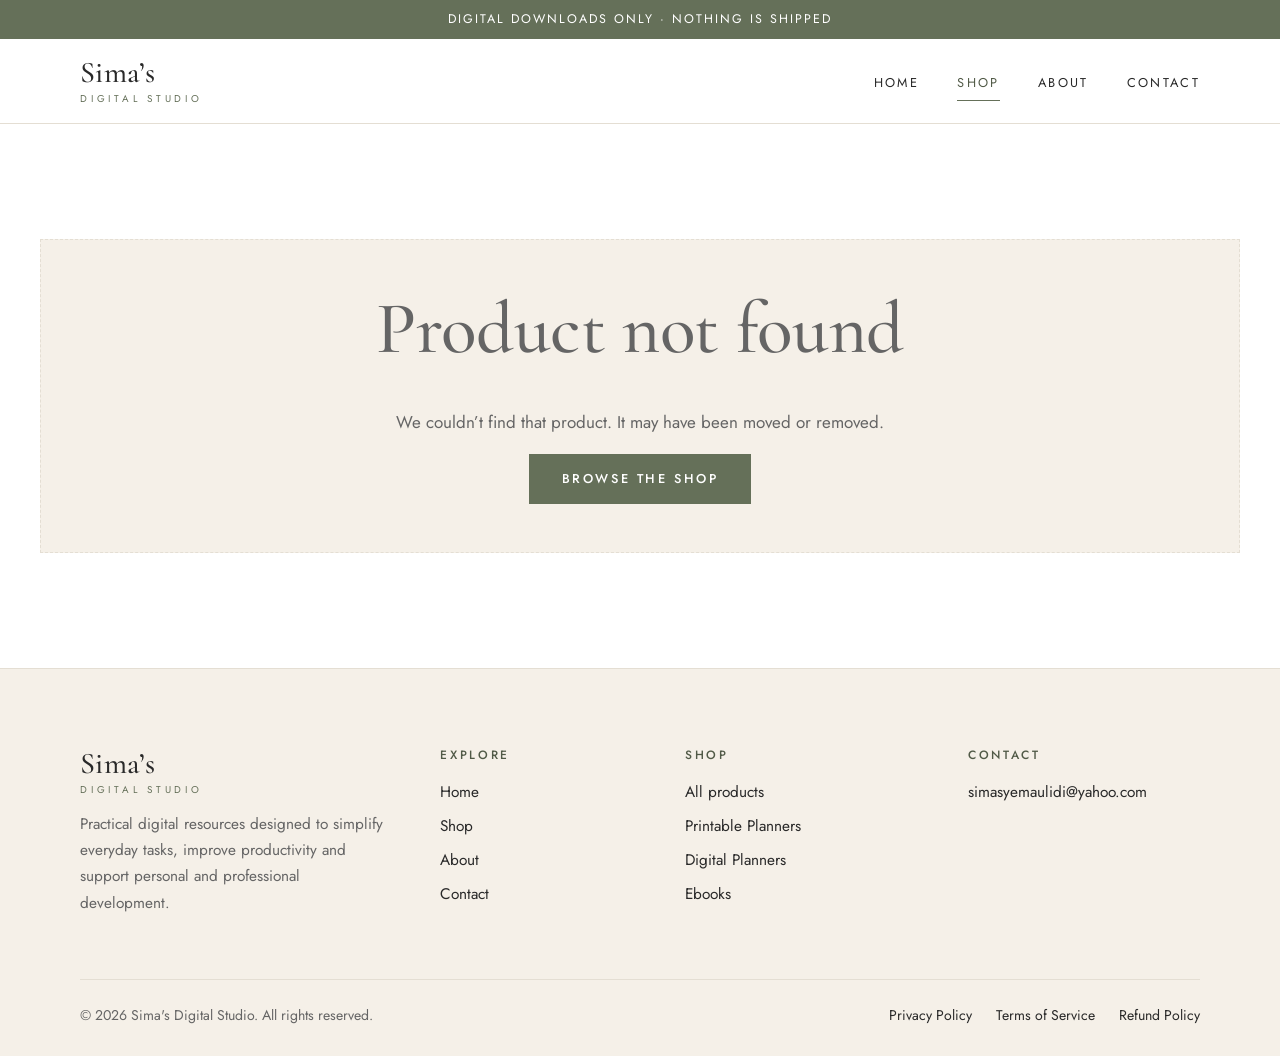
<file: product.html>
<!DOCTYPE html>
<html lang="en">
<head>
<meta charset="utf-8">
<meta name="viewport" content="width=device-width, initial-scale=1">
<title>Product | Sima's Digital Studio</title>
<meta name="description" content="Digital product from Sima's Digital Studio.">
<link rel="icon" href="assets/images/favicon.svg" type="image/svg+xml">
<link rel="preconnect" href="https://fonts.googleapis.com">
<link rel="preconnect" href="https://fonts.gstatic.com" crossorigin>
<link href="https://fonts.googleapis.com/css2?family=Cormorant+Garamond:ital,wght@0,400;0,500;0,600;1,400;1,500&family=Jost:wght@300;400;500&display=swap" rel="stylesheet">
<link rel="stylesheet" href="css/style.css">
</head>
<body data-page="product">
<a class="skip-link" href="#main">Skip to main content</a>
<div id="site-header"><noscript><nav aria-label="Main"><a href="index.html">Home</a> · <a href="shop.html">Shop</a> · <a href="about.html">About</a> · <a href="contact.html">Contact</a></nav></noscript></div>
<main id="main">
<div id="product-root"><div class="container section"><p>Loading product&hellip;</p></div></div>
</main>
<div id="site-footer"><noscript><p><a href="privacy-policy.html">Privacy Policy</a> · <a href="terms-of-service.html">Terms of Service</a> · <a href="refund-policy.html">Refund Policy</a></p></noscript></div>
<script src="js/fonts.js"></script>
<script src="js/content.js"></script>
<script src="js/main.js"></script>
</body>
</html>
</file>
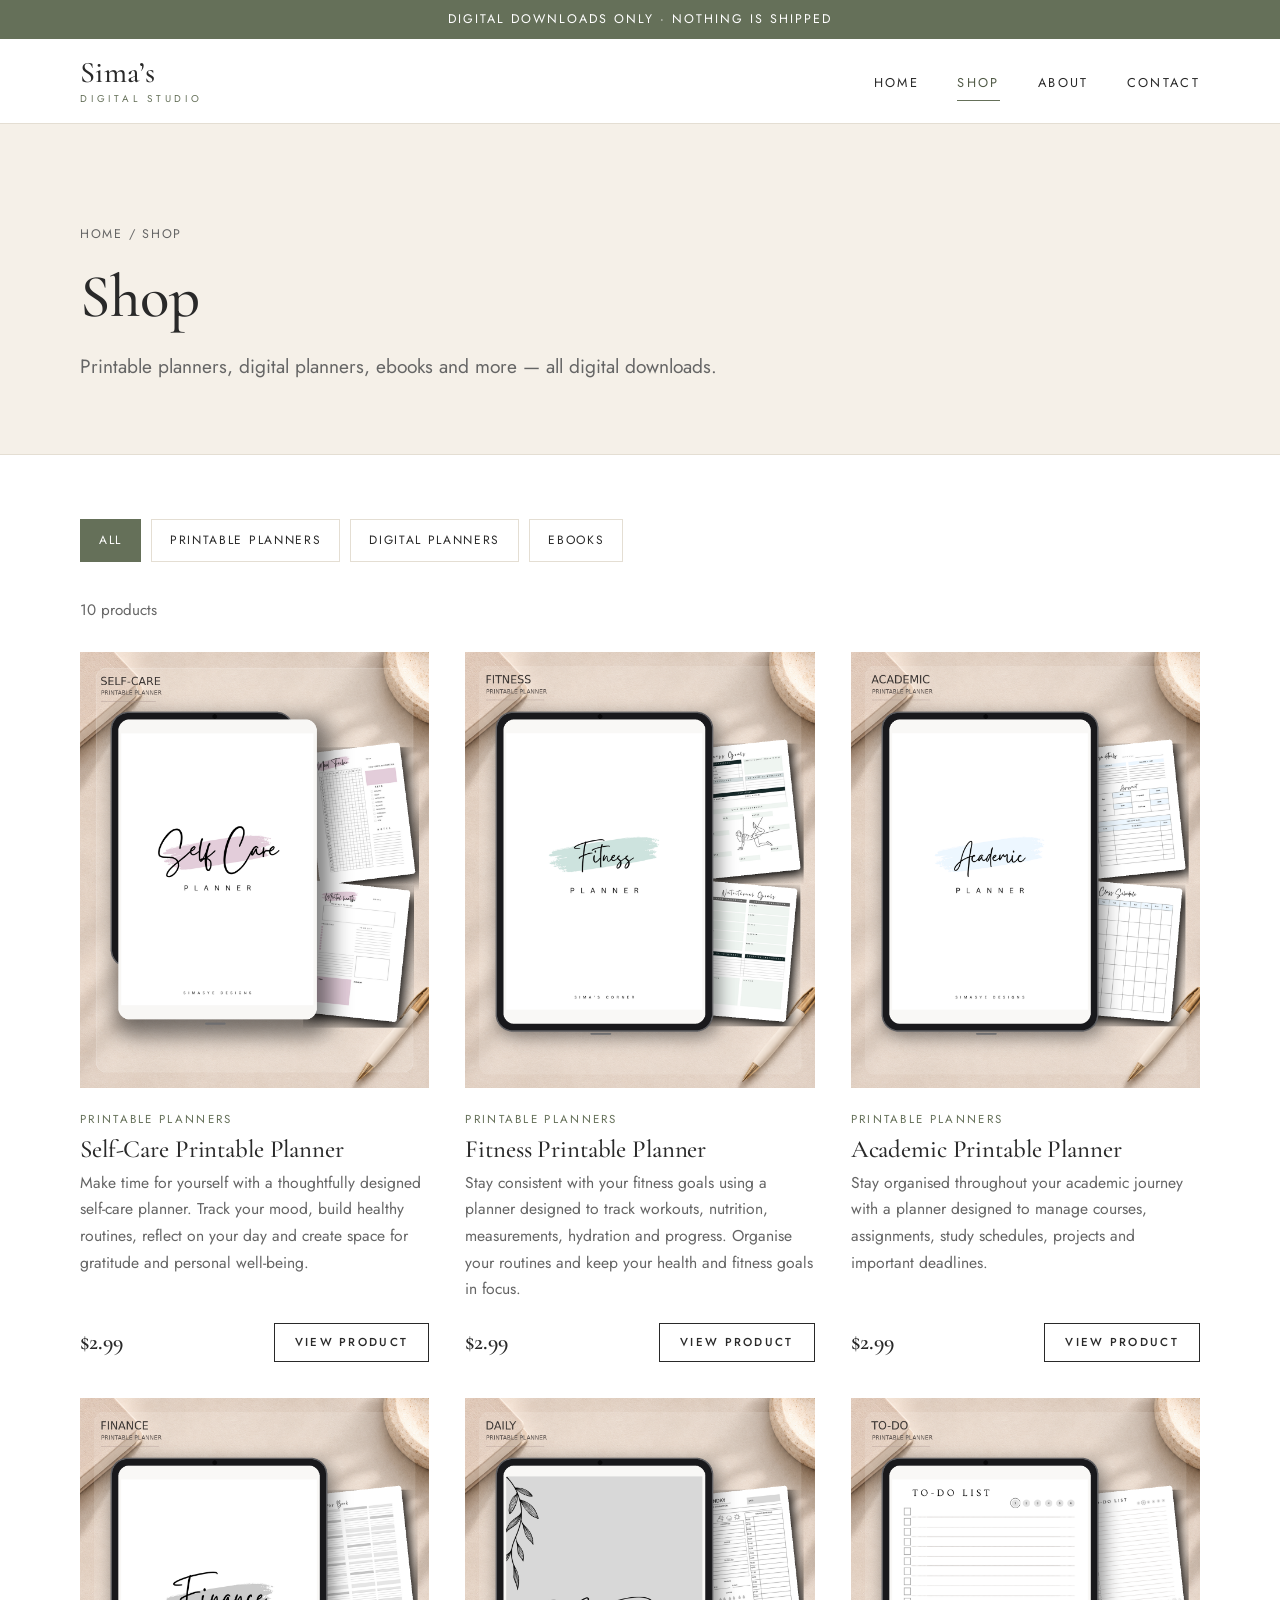
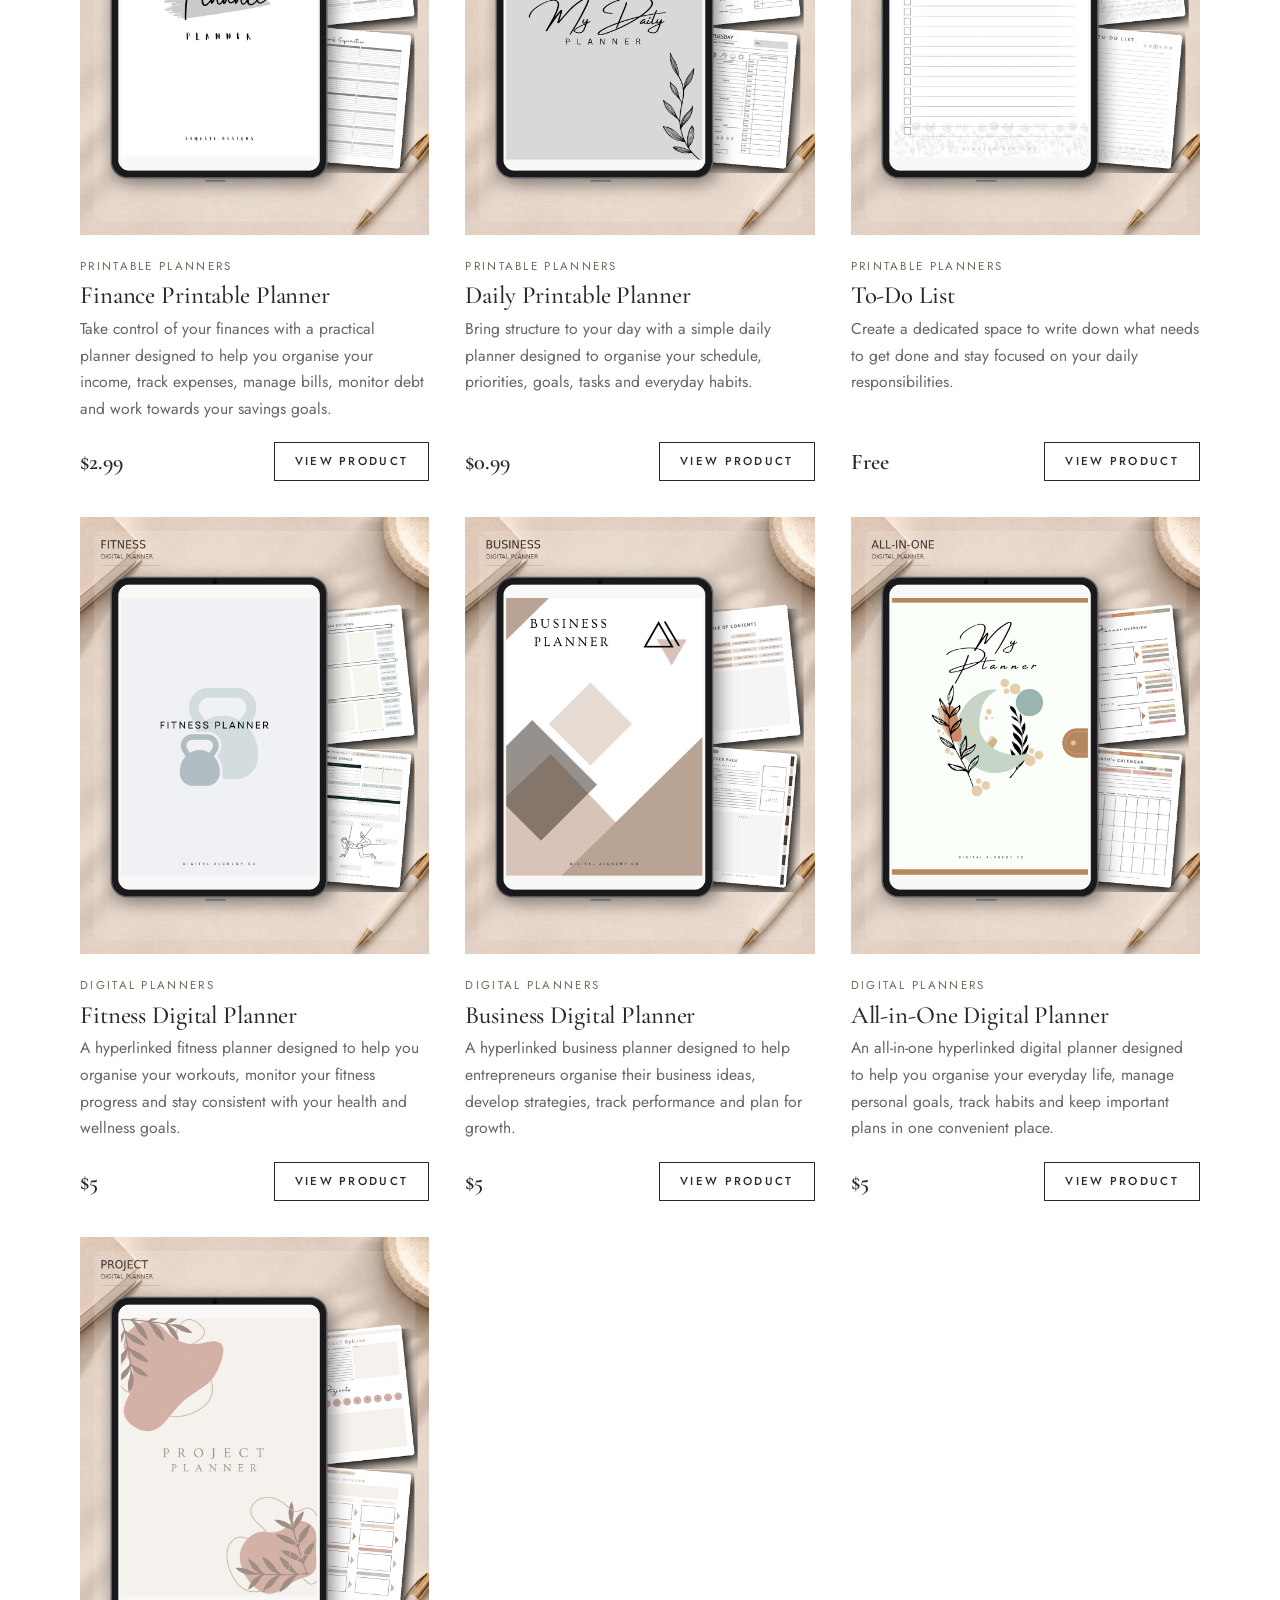
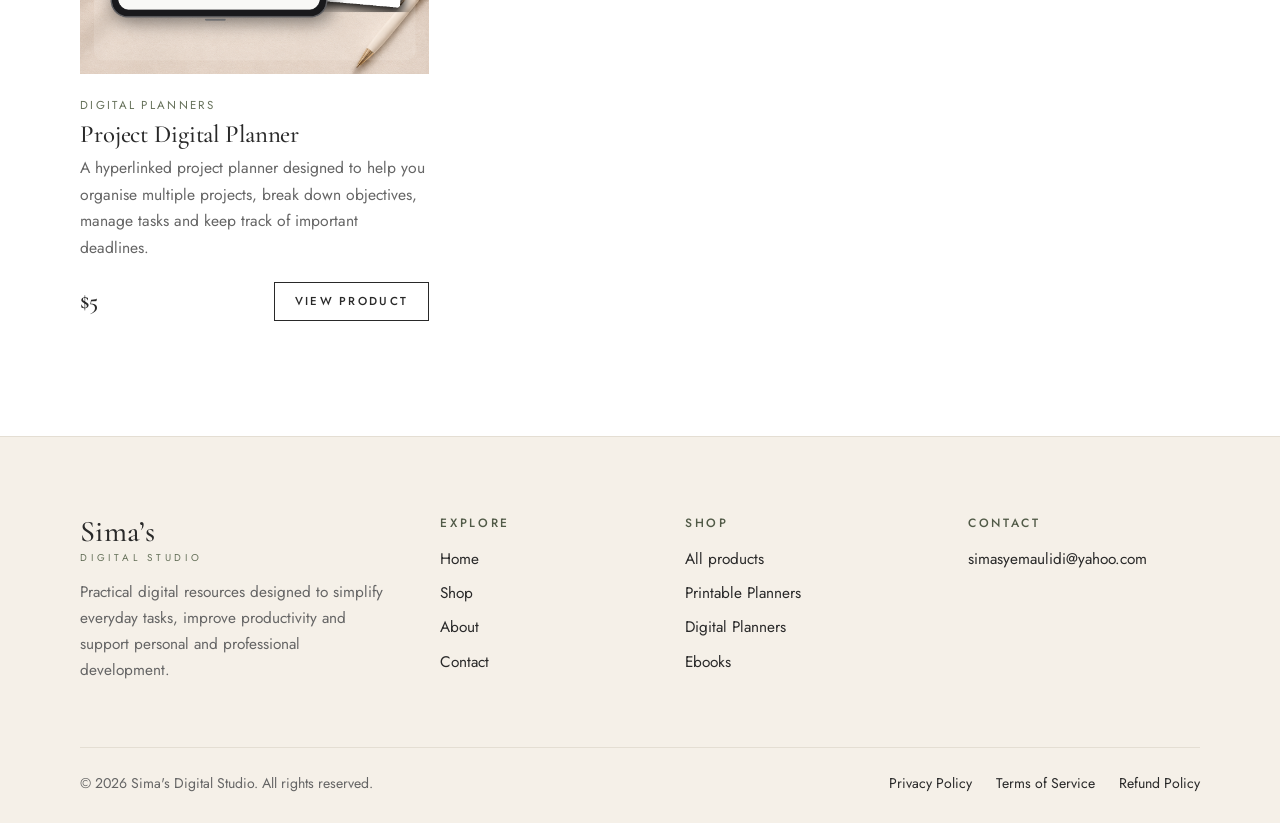
<file: shop.html>
<!DOCTYPE html>
<html lang="en">
<head>
<meta charset="utf-8">
<meta name="viewport" content="width=device-width, initial-scale=1">
<title>Shop Digital Products | Sima's Digital Studio</title>
<meta name="description" content="Browse digital products from Sima's Digital Studio.">
<link rel="icon" href="assets/images/favicon.svg" type="image/svg+xml">
<link rel="preconnect" href="https://fonts.googleapis.com">
<link rel="preconnect" href="https://fonts.gstatic.com" crossorigin>
<link href="https://fonts.googleapis.com/css2?family=Cormorant+Garamond:ital,wght@0,400;0,500;0,600;1,400;1,500&family=Jost:wght@300;400;500&display=swap" rel="stylesheet">
<link rel="stylesheet" href="css/style.css">
</head>
<body data-page="shop">
<a class="skip-link" href="#main">Skip to main content</a>
<div id="site-header"><noscript><nav aria-label="Main"><a href="index.html">Home</a> · <a href="shop.html">Shop</a> · <a href="about.html">About</a> · <a href="contact.html">Contact</a></nav></noscript></div>
<main id="main">
<div class="page-hero"><div class="container">
  <nav class="breadcrumb" aria-label="Breadcrumb"><a href="index.html">Home</a> / <span>Shop</span></nav>
  <h1>Shop</h1>
  <p class="lead">Printable planners, digital planners, ebooks and more &mdash; all digital downloads.</p>
</div></div>
<section class="section" style="padding-top:clamp(36px,5vw,64px)">
  <div class="container">
    <div class="filters" id="shop-filters" role="group" aria-label="Filter products by category"></div>
    <p class="result-note" id="shop-note" aria-live="polite"></p>
    <div class="grid grid--products" id="shop-grid"></div>
    <noscript><p class="empty-state">Please enable JavaScript to browse the product catalogue.</p></noscript>
  </div>
</section>
</main>
<div id="site-footer"><noscript><p><a href="privacy-policy.html">Privacy Policy</a> · <a href="terms-of-service.html">Terms of Service</a> · <a href="refund-policy.html">Refund Policy</a></p></noscript></div>
<script src="js/fonts.js"></script>
<script src="js/content.js"></script>
<script src="js/main.js"></script>
</body>
</html>
</file>
<file: css/style.css>
/* ==========================================================
   Sima's Digital Studio — stylesheet
   Change colours and fonts in the :root block below.
   ========================================================== */
:root {
  --sage: #657059;
  --sage-dark: #525c47;
  --sage-soft: #e6eadf;
  --beige: #f5f0e8;
  --beige-deep: #ece4d6;
  --white: #ffffff;
  --charcoal: #292929;
  --muted: #5f5b53;
  --rose: #c8a59c;
  --on-brand: #ffffff;
  --btn-bg: #657059;
  --btn-bg-hover: #525c47;
  --btn-text: #ffffff;
  --font-nav: var(--font-body);
  --line: #e4ded3;

  --font-head: "Cormorant Garamond", Georgia, "Times New Roman", serif;
  --font-body: "Jost", "Helvetica Neue", Arial, sans-serif;

  --container: 1200px;
  --gutter: clamp(20px, 4vw, 40px);
  --section: clamp(64px, 9vw, 120px);
}

*, *::before, *::after { box-sizing: border-box; }
html { scroll-behavior: smooth; -webkit-text-size-adjust: 100%; }
body {
  margin: 0; background: var(--white); color: var(--charcoal);
  font-family: var(--font-body); font-size: 1.0625rem; line-height: 1.7; font-weight: 400;
  -webkit-font-smoothing: antialiased;
}
img { max-width: 100%; height: auto; display: block; }
a { color: inherit; }
h1, h2, h3, h4 { font-family: var(--font-head); font-weight: 500; line-height: 1.12; margin: 0 0 .5em; letter-spacing: -.005em; }
h1 { font-size: clamp(2.6rem, 6vw, 4.6rem); }
h2 { font-size: clamp(2rem, 4vw, 3rem); }
h3 { font-size: 1.5rem; }
p { margin: 0 0 1em; }
em { font-style: italic; }
:focus-visible { outline: 2px solid var(--sage); outline-offset: 3px; }
.skip-link { position: absolute; left: -999px; top: 8px; background: var(--charcoal); color: #fff; padding: 10px 16px; z-index: 200; }
.skip-link:focus { left: 8px; }
.sr-only { position: absolute; width: 1px; height: 1px; overflow: hidden; clip: rect(0 0 0 0); white-space: nowrap; }

.container { width: 100%; max-width: var(--container); margin: 0 auto; padding: 0 var(--gutter); }
.container--narrow { max-width: 820px; }
.section { padding: var(--section) 0; }
.section--beige { background: var(--beige); }
.section--sage { background: var(--sage); color: var(--on-brand); }
.eyebrow { display: inline-block; font-size: .78rem; letter-spacing: .22em; text-transform: uppercase; color: var(--sage); margin-bottom: 1.1rem; font-weight: 500; }
.eyebrow::before { content: ""; display: inline-block; width: 28px; height: 1px; background: var(--rose); vertical-align: middle; margin-right: 12px; }
.section--sage .eyebrow { color: inherit; opacity: .8; }
.lead { font-size: 1.2rem; color: var(--muted); max-width: 40em; }
.section-head { max-width: 640px; margin-bottom: clamp(32px, 5vw, 56px); }
.section-head--center { margin-left: auto; margin-right: auto; text-align: center; }
.section-head--row { max-width: none; display: flex; justify-content: space-between; align-items: end; gap: 24px; flex-wrap: wrap; }
.text-link { font-size: .85rem; letter-spacing: .14em; text-transform: uppercase; text-decoration: none; border-bottom: 1px solid var(--rose); padding-bottom: 3px; color: var(--charcoal); }
.text-link:hover { color: var(--sage); border-color: var(--sage); }

/* Placeholder text highlighting — makes [INSERT ...] easy to spot */
.placeholder { background: #fbf3dc; outline: 1px dashed #c9b57a; padding: 0 .3em; border-radius: 2px; color: #6b5a1f; font-style: normal; }

/* Buttons */
.btn { display: inline-block; font-family: var(--font-body); font-size: .8rem; letter-spacing: .2em; text-transform: uppercase; font-weight: 500; text-decoration: none; padding: 16px 32px; border: 1px solid var(--btn-bg); background: var(--btn-bg); color: var(--btn-text); cursor: pointer; transition: background .2s, color .2s, border-color .2s; text-align: center; line-height: 1.3; }
.btn:hover { background: var(--btn-bg-hover); border-color: var(--btn-bg-hover); }
.btn--outline { background: transparent; color: var(--charcoal); border-color: var(--charcoal); }
.btn--outline:hover { background: var(--charcoal); border-color: var(--charcoal); color: var(--white); }
.btn--light { background: var(--on-brand); color: var(--sage-dark); border-color: var(--on-brand); }
.btn--light:hover { background: var(--beige); border-color: var(--beige); color: var(--sage-dark); }
.btn--small { padding: 11px 20px; font-size: .72rem; }
.btn--block { display: block; width: 100%; }
.btn[disabled], .btn[aria-disabled="true"] { background: var(--beige-deep); border-color: var(--beige-deep); color: #6b665c; cursor: not-allowed; }

/* Announcement + header */
.announce { background: var(--sage); color: var(--on-brand); text-align: center; font-size: .78rem; letter-spacing: .16em; text-transform: uppercase; padding: 9px var(--gutter); }
.site-header { position: sticky; top: 0; z-index: 100; background: color-mix(in srgb, var(--white) 97%, transparent); border-bottom: 1px solid var(--line); }
.header-inner { display: flex; align-items: center; justify-content: space-between; min-height: 84px; gap: 24px; }
.brand { text-decoration: none; display: flex; flex-direction: column; line-height: 1; }
.brand__name { font-family: var(--font-head); font-size: 1.9rem; font-weight: 500; letter-spacing: .01em; }
.brand__sub { font-size: .62rem; letter-spacing: .38em; text-transform: uppercase; color: var(--sage); margin-top: 6px; }
.nav-list { display: flex; gap: clamp(20px, 3vw, 44px); list-style: none; margin: 0; padding: 0; }
.nav-list a { font-family: var(--font-nav); text-decoration: none; font-size: .8rem; letter-spacing: .18em; text-transform: uppercase; padding: 8px 0; border-bottom: 1px solid transparent; }
.nav-list a:hover, .nav-list a[aria-current="page"] { border-color: var(--sage); color: var(--sage-dark); }
.nav-toggle { display: none; background: none; border: 1px solid var(--line); padding: 10px 14px; font: inherit; font-size: .75rem; letter-spacing: .18em; text-transform: uppercase; cursor: pointer; color: var(--charcoal); }

/* Hero */
.hero { background: var(--beige); }
.hero__grid { display: grid; grid-template-columns: minmax(0, 5fr) minmax(0, 6fr); align-items: stretch; min-height: min(78vh, 720px); }
.hero__text { display: flex; flex-direction: column; justify-content: center; padding: clamp(48px, 7vw, 96px) clamp(24px, 5vw, 72px) clamp(48px, 7vw, 96px) max(var(--gutter), calc((100vw - var(--container)) / 2 + var(--gutter))); }
.hero h1 em { color: var(--sage); }
.hero__actions { display: flex; flex-wrap: wrap; gap: 16px; align-items: center; margin-top: 12px; }
.hero__media { position: relative; overflow: hidden; background: var(--beige-deep); }
.hero__media img { width: 100%; height: 100%; object-fit: cover; position: absolute; inset: 0; }

/* Grids and cards */
.grid { display: grid; gap: clamp(20px, 3vw, 36px); }
.grid--products { grid-template-columns: repeat(3, minmax(0, 1fr)); }
.product-card { display: flex; flex-direction: column; background: var(--white); }
.product-card__media { display: block; aspect-ratio: 4 / 5; background: var(--beige); overflow: hidden; }
.product-card__media img { width: 100%; height: 100%; object-fit: cover; transition: transform .5s ease; }
.product-card:hover .product-card__media img { transform: scale(1.03); }
.product-card__body { padding: 22px 0 0; display: flex; flex-direction: column; flex: 1; }
.product-card__cat { font-size: .72rem; letter-spacing: .2em; text-transform: uppercase; color: var(--sage); margin-bottom: 6px; }
.product-card__title { font-size: 1.55rem; margin-bottom: 6px; }
.product-card__title a { text-decoration: none; }
.product-card__desc { color: var(--muted); font-size: .98rem; margin-bottom: 12px; }
.product-card__foot { margin-top: auto; display: flex; align-items: center; justify-content: space-between; gap: 12px; padding-top: 8px; flex-wrap: wrap; }
.price { font-family: var(--font-head); font-size: 1.4rem; font-weight: 600; }

.category-grid { display: grid; grid-template-columns: repeat(auto-fit, minmax(230px, 1fr)); border-top: 1px solid var(--line); border-left: 1px solid var(--line); }
.category-card { display: block; padding: 32px 26px 36px; text-decoration: none; border-right: 1px solid var(--line); border-bottom: 1px solid var(--line); background: var(--white); transition: background .25s; }
.category-card:hover { background: var(--beige); }
.category-card__num { font-family: var(--font-head); font-size: 1rem; color: var(--rose); letter-spacing: .1em; display: block; margin-bottom: 28px; }
.category-card h3 { font-size: 1.45rem; margin-bottom: 8px; }
.category-card p { font-size: .95rem; color: var(--muted); margin: 0; }

.split { display: grid; grid-template-columns: minmax(0, 1fr) minmax(0, 1fr); gap: clamp(32px, 6vw, 88px); align-items: center; }
.split__media { position: relative; }
.split__media img { width: 100%; aspect-ratio: 4 / 5; object-fit: cover; background: var(--beige-deep); }
.split__media::after { content: ""; position: absolute; inset: 18px -18px -18px 18px; border: 1px solid var(--rose); z-index: -1; }
.check-list { list-style: none; padding: 0; margin: 0 0 1.6em; }
.check-list li { padding: 12px 0 12px 30px; border-bottom: 1px solid var(--line); position: relative; }
.check-list li::before { content: ""; position: absolute; left: 4px; top: 21px; width: 12px; height: 6px; border-left: 2px solid var(--sage); border-bottom: 2px solid var(--sage); transform: rotate(-45deg); }

.feature-row { display: grid; grid-template-columns: repeat(var(--cols, 4), minmax(0, 1fr)); gap: 0; }
.feature { padding: 8px clamp(18px, 2.5vw, 34px); border-left: 1px solid color-mix(in srgb, currentColor 28%, transparent); }
.feature:first-child { border-left: 0; padding-left: 0; }
.feature__num { font-family: var(--font-head); font-size: 1.1rem; opacity: .75; display: block; margin-bottom: 14px; }
.feature h3 { font-size: 1.5rem; }
.feature p { opacity: .92; font-size: .96rem; margin: 0; }
.feature-row--light .feature { border-color: var(--line); }
.feature-row--light .feature__num { color: var(--rose); opacity: 1; }
.feature-row--light .feature p { color: var(--muted); opacity: 1; }

/* FAQ */
.faq-layout { display: grid; grid-template-columns: minmax(0, 4fr) minmax(0, 8fr); gap: clamp(28px, 6vw, 80px); align-items: start; }
.faq details, .accordion details { border-bottom: 1px solid var(--line); }
.faq details:first-child, .accordion details:first-child { border-top: 1px solid var(--line); }
.faq summary, .accordion summary { list-style: none; cursor: pointer; display: flex; justify-content: space-between; align-items: center; gap: 20px; padding: 22px 0; font-family: var(--font-head); font-size: 1.4rem; font-weight: 500; line-height: 1.25; }
.faq summary::-webkit-details-marker, .accordion summary::-webkit-details-marker { display: none; }
.faq summary::after, .accordion summary::after { content: "+"; font-family: var(--font-body); font-weight: 300; font-size: 1.6rem; color: var(--sage); flex: none; }
.faq details[open] summary::after, .accordion details[open] summary::after { content: "–"; }
.faq .faq__a, .accordion .acc__a { padding: 0 0 24px; color: var(--muted); max-width: 42em; }
.accordion summary { font-size: 1.25rem; padding: 18px 0; }
.acc__a ul { margin: 0 0 .6em; padding-left: 1.2em; }
.acc__a li { margin-bottom: .35em; }

/* CTA */
.cta { text-align: center; }
.cta h2 { max-width: 16em; margin-left: auto; margin-right: auto; }
.cta p { max-width: 34em; margin: 0 auto 2em; opacity: .92; }

/* Inner page header */
.page-hero { background: var(--beige); padding: clamp(56px, 8vw, 100px) 0 clamp(44px, 6vw, 72px); border-bottom: 1px solid var(--line); }
.page-hero h1 { font-size: clamp(2.4rem, 5vw, 3.8rem); margin-bottom: .3em; }
.page-hero .lead { margin: 0; }
.breadcrumb { font-size: .78rem; letter-spacing: .14em; text-transform: uppercase; color: var(--muted); margin-bottom: 18px; }
.breadcrumb a { text-decoration: none; }
.breadcrumb a:hover { color: var(--sage); }

/* Shop */
.filters { display: flex; flex-wrap: wrap; gap: 10px; margin-bottom: 36px; }
.chip { font: inherit; font-size: .75rem; letter-spacing: .14em; text-transform: uppercase; padding: 10px 18px; border: 1px solid var(--line); background: var(--white); color: var(--charcoal); cursor: pointer; transition: all .2s; }
.chip:hover { border-color: var(--sage); }
.chip[aria-pressed="true"] { background: var(--sage); border-color: var(--sage); color: var(--on-brand); }
.result-note { color: var(--muted); font-size: .95rem; margin-bottom: 28px; }
.empty-state { border: 1px dashed var(--line); padding: 48px 24px; text-align: center; color: var(--muted); grid-column: 1 / -1; background: var(--beige); }

/* Product page */
.product { display: grid; grid-template-columns: minmax(0, 7fr) minmax(0, 5fr); gap: clamp(28px, 5vw, 72px); align-items: start; }
.gallery__main { aspect-ratio: 4 / 5; background: var(--beige); overflow: hidden; }
.gallery__main img { width: 100%; height: 100%; object-fit: cover; }
.gallery__thumbs { display: flex; gap: 12px; margin-top: 12px; flex-wrap: wrap; }
.gallery__thumbs button { width: 76px; aspect-ratio: 4 / 5; padding: 0; border: 1px solid var(--line); background: var(--beige); cursor: pointer; overflow: hidden; }
.gallery__thumbs button[aria-current="true"] { border-color: var(--sage); outline: 1px solid var(--sage); }
.gallery__thumbs img { width: 100%; height: 100%; object-fit: cover; }
.product__info { position: sticky; top: 108px; }
.product__info h1 { font-size: clamp(2.2rem, 4vw, 3.2rem); }
.product__price { font-family: var(--font-head); font-size: 2rem; font-weight: 600; margin: 0 0 18px; }
.product__short { color: var(--muted); }
.buy-note { font-size: .88rem; color: var(--muted); margin: 14px 0 0; }
.assurances { list-style: none; padding: 0; margin: 22px 0 28px; display: grid; gap: 6px; font-size: .92rem; color: var(--muted); }
.assurances li::before { content: "—"; color: var(--rose); margin-right: 10px; }
.facts { display: grid; grid-template-columns: repeat(2, minmax(0, 1fr)); gap: 12px; margin: 0 0 26px; }
.facts div { background: var(--beige); padding: 14px 16px; }
.facts dt { font-size: .7rem; letter-spacing: .18em; text-transform: uppercase; color: var(--sage); margin-bottom: 2px; }
.facts dd { margin: 0; font-size: .95rem; }
.related { border-top: 1px solid var(--line); }

/* Prose / legal / about */
.prose { max-width: 760px; }
.prose h2 { font-size: 1.9rem; margin-top: 2.2em; }
.prose h3 { font-size: 1.4rem; margin-top: 1.6em; }
.prose ul { padding-left: 1.2em; }
.prose li { margin-bottom: .4em; }
.prose a { color: var(--sage-dark); }
.updated { color: var(--muted); font-size: .92rem; }
.callout { background: var(--beige); border-left: 3px solid var(--sage); padding: 20px 24px; margin: 1.6em 0; }
.callout p:last-child { margin: 0; }
.contact-grid { display: grid; grid-template-columns: minmax(0, 1fr) minmax(0, 1fr); gap: clamp(28px, 6vw, 80px); }
.contact-card { border: 1px solid var(--line); padding: clamp(24px, 4vw, 44px); background: var(--white); }
.contact-card h2 { font-size: 1.8rem; }
.contact-email { font-family: var(--font-head); font-size: 1.7rem; word-break: break-word; }
.contact-email a { text-decoration: none; border-bottom: 1px solid var(--rose); }

/* Footer */
.site-footer { background: var(--beige); border-top: 1px solid var(--line); padding: clamp(48px, 7vw, 80px) 0 28px; font-size: .96rem; }
.footer-grid { display: grid; grid-template-columns: 1.6fr 1fr 1.2fr 1.2fr; gap: clamp(24px, 4vw, 56px); }
.site-footer h2 { font-family: var(--font-body); font-size: .75rem; letter-spacing: .22em; text-transform: uppercase; color: var(--sage-dark); margin-bottom: 16px; font-weight: 500; }
.site-footer ul { list-style: none; margin: 0; padding: 0; }
.site-footer li { margin-bottom: 8px; }
.site-footer a { text-decoration: none; color: var(--charcoal); }
.site-footer a:hover { color: var(--sage-dark); text-decoration: underline; }
.footer-brand p { color: var(--muted); max-width: 26em; margin-top: 16px; }
.footer-bottom { margin-top: 48px; padding-top: 24px; border-top: 1px solid var(--line); display: flex; justify-content: space-between; flex-wrap: wrap; gap: 14px 28px; color: var(--muted); font-size: .88rem; }
.footer-bottom ul { display: flex; flex-wrap: wrap; gap: 6px 24px; }
.footer-bottom li { margin: 0; }

/* Responsive */
@media (max-width: 980px) {
  .grid--products { grid-template-columns: repeat(2, minmax(0, 1fr)); }
  .feature-row { grid-template-columns: repeat(2, minmax(0, 1fr)); row-gap: 36px; }
  .feature:nth-child(3) { border-left: 0; padding-left: 0; }
  .footer-grid { grid-template-columns: 1fr 1fr; }
  .product { grid-template-columns: 1fr; }
  .product__info { position: static; }
}
@media (max-width: 820px) {
  .nav-toggle { display: block; }
  .site-nav { display: none; position: absolute; left: 0; right: 0; top: 100%; background: var(--white); border-bottom: 1px solid var(--line); padding: 8px var(--gutter) 20px; }
  .site-header.is-open .site-nav { display: block; }
  .nav-list { flex-direction: column; gap: 0; }
  .nav-list a { display: block; padding: 16px 0; border-bottom: 1px solid var(--line); }
  .header-inner { min-height: 72px; }
  .hero__grid { grid-template-columns: 1fr; min-height: 0; }
  .hero__text { padding: 48px var(--gutter) 40px; order: 1; }
  .hero__media { order: 2; aspect-ratio: 5 / 4; }
  .split, .faq-layout, .contact-grid { grid-template-columns: 1fr; }
  .split__media::after { inset: 12px -8px -12px 12px; }
}
@media (max-width: 560px) {
  body { font-size: 1rem; }
  .grid--products { grid-template-columns: 1fr; }
  .feature-row { grid-template-columns: 1fr; }
  .brand__name--line { font-size: 17px !important; white-space: normal; line-height: 1.15; }
  .feature, .feature:nth-child(3) { border-left: 0; padding-left: 0; border-top: 1px solid color-mix(in srgb, currentColor 28%, transparent); padding-top: 24px; }
  .feature:first-child { border-top: 0; padding-top: 0; }
  .feature-row--light .feature { border-top-color: var(--line); }
  .footer-grid { grid-template-columns: 1fr; }
  .announce { letter-spacing: .1em; font-size: .7rem; }
  .facts { grid-template-columns: 1fr; }
}
@media (prefers-reduced-motion: reduce) {
  html { scroll-behavior: auto; }
  * { transition: none !important; }
}
@media print { .announce, .site-header, .site-footer, .nav-toggle { display: none; } }

/* Dashboard-driven additions */
.lead p { margin: 0 0 1em; } .lead p:last-child { margin-bottom: 0; }
.rich p:last-child { margin-bottom: 0; } .rich ul, .rich ol, .prose ol { padding-left: 1.2em; }
.rich a, .lead a, .faq__a a, .acc__a a { color: var(--sage-dark); }
.rich h2, .rich h3 { margin-top: 1.2em; }
.brand__logo { display: block; width: auto; max-width: min(260px, 60vw); }
.brand__name--line { white-space: nowrap; line-height: 1.1; }
.split--single { grid-template-columns: 1fr; max-width: 760px; }
.prose blockquote { background: var(--beige); border-left: 3px solid var(--sage); padding: 16px 22px; margin: 1.6em 0; }
.prose blockquote p:last-child { margin: 0; }
.draft-tag { align-self: flex-start; font-size: .68rem; letter-spacing: .16em; text-transform: uppercase; background: #fbf3dc; color: #6b5a1f; padding: 3px 8px; margin-bottom: 8px; }
img.is-placeholder { outline: 3px dashed #c9b57a; outline-offset: -3px; }
.brand__sub { color: var(--sage); }
.hero__text .lead { margin-bottom: 1.2em; }
</file>
